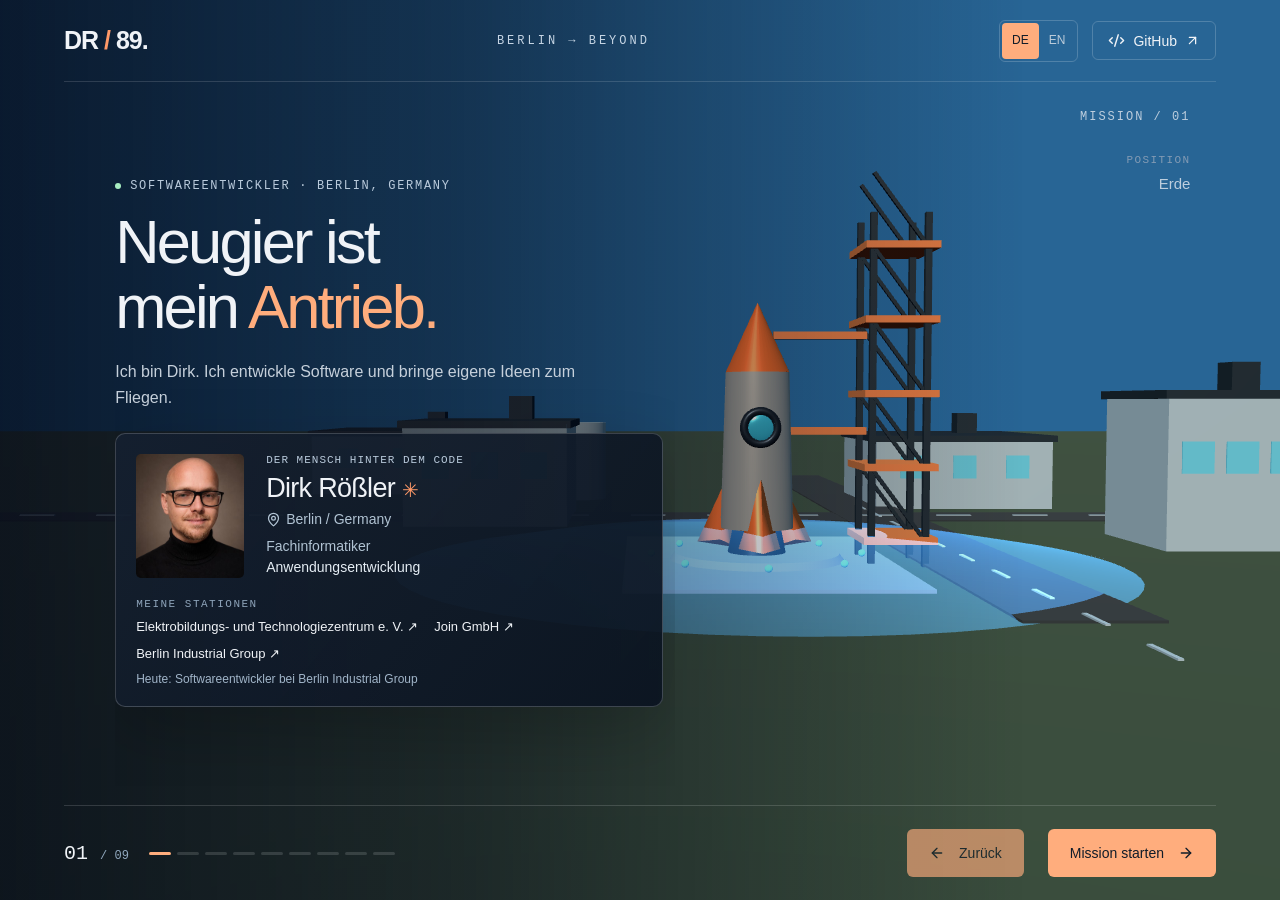
<file: index.html>
<!DOCTYPE html><html lang="de"><head><meta charSet="utf-8"/><meta name="viewport" content="width=device-width, initial-scale=1"/><link rel="stylesheet" href="/_next/static/css/index.eALJLcDF.css" data-rsc-css-href="/_next/static/css/index.eALJLcDF.css" data-precedence="vite-rsc/importer-resources"/><link rel="modulepreload" fetchPriority="low" href="/_next/static/chunks/index-CNCWb313.js"/><script src="/_next/static/chunks/rolldown-runtime-C60lm6uB.js" type="module" async=""></script><script src="/_next/static/chunks/framework-D_rUT4EX.js" type="module" async=""></script><link rel="modulepreload" href="/_next/static/chunks/layout-segment-context-Dt8jWMtF.js" crossorigin=""/><link rel="modulepreload" href="/_next/static/chunks/page-CFdq_fTy.js" crossorigin=""/><title>Dirk Rößler — Softwareentwickler · Berlin</title><meta name="description" content="Neugier ist mein Antrieb. Entdecke Dirk Rößler, Softwareentwickler aus Berlin, und seine öffentlichen GitHub-Projekte."/><link rel="icon" href="/favicon.ico?v=dr89" sizes="32x32"/><link rel="icon" href="/favicon.svg?v=dr89" type="image/svg+xml"/><link rel="apple-touch-icon" href="/apple-touch-icon.png?v=dr89"/><script>Object.assign(((self[Symbol.for("vinext.navigationRuntime")]??={bootstrap:{routeManifest:null},functions:{}}).bootstrap.rsc??={rsc:[]}),{params:{},nav:{"pathname":"/","searchParams":[]}})</script><link rel="modulepreload" href="/_next/static/chunks/index-CNCWb313.js" />
</head><body><main class="mission is-launch   "><div class="space-scene" aria-hidden="true"></div><div class="scene-shade"></div><header class="header"><span class="wordmark">DR<span> / </span>89.</span><span class="header-tag">BERLIN → BEYOND</span><div class="header-actions"><fieldset class="language-switch" aria-label="Sprache"><button type="button" tabindex="0" data-slot="button" aria-pressed="true" lang="de" aria-label="Deutsch" class="group/button inline-flex shrink-0 items-center justify-center rounded-lg border border-transparent bg-clip-padding text-sm font-medium whitespace-nowrap transition-all outline-none select-none focus-visible:border-ring focus-visible:ring-3 focus-visible:ring-ring/50 active:not-aria-[haspopup]:translate-y-px disabled:pointer-events-none disabled:opacity-50 aria-invalid:border-destructive aria-invalid:ring-3 aria-invalid:ring-destructive/20 dark:aria-invalid:border-destructive/50 dark:aria-invalid:ring-destructive/40 [&amp;_svg]:pointer-events-none [&amp;_svg]:shrink-0 [&amp;_svg:not([class*=&#x27;size-&#x27;])]:size-4 bg-primary text-primary-foreground hover:bg-primary/80 h-8 gap-1.5 px-2.5 has-data-[icon=inline-end]:pr-2 has-data-[icon=inline-start]:pl-2">DE</button><button type="button" tabindex="0" data-slot="button" aria-pressed="false" lang="en" aria-label="English" class="group/button inline-flex shrink-0 items-center justify-center rounded-lg border border-transparent bg-clip-padding text-sm font-medium whitespace-nowrap transition-all outline-none select-none focus-visible:border-ring focus-visible:ring-3 focus-visible:ring-ring/50 active:not-aria-[haspopup]:translate-y-px disabled:pointer-events-none disabled:opacity-50 aria-invalid:border-destructive aria-invalid:ring-3 aria-invalid:ring-destructive/20 dark:aria-invalid:border-destructive/50 dark:aria-invalid:ring-destructive/40 [&amp;_svg]:pointer-events-none [&amp;_svg]:shrink-0 [&amp;_svg:not([class*=&#x27;size-&#x27;])]:size-4 bg-primary text-primary-foreground hover:bg-primary/80 h-8 gap-1.5 px-2.5 has-data-[icon=inline-end]:pr-2 has-data-[icon=inline-start]:pl-2">EN</button></fieldset><a class="github-top" href="https://github.com/DR-89" target="_blank" rel="noreferrer"><svg xmlns="http://www.w3.org/2000/svg" width="17" height="17" viewBox="0 0 24 24" fill="none" stroke="currentColor" stroke-width="2" stroke-linecap="round" stroke-linejoin="round" class="lucide lucide-code-xml" aria-hidden="true"><path d="m18 16 4-4-4-4"></path><path d="m6 8-4 4 4 4"></path><path d="m14.5 4-5 16"></path></svg> GitHub <svg xmlns="http://www.w3.org/2000/svg" width="15" height="15" viewBox="0 0 24 24" fill="none" stroke="currentColor" stroke-width="2" stroke-linecap="round" stroke-linejoin="round" class="lucide lucide-arrow-up-right" aria-hidden="true"><path d="M7 7h10v10"></path><path d="M7 17 17 7"></path></svg></a></div></header><div class="route-caption" aria-hidden="true"><span>MISSION /<!-- --> <!-- -->01</span><strong>POSITION</strong><p>Erde</p></div><div class="station-viewport"><section class="station-content" aria-label="Erde"><p class="eyebrow"><span class="live-dot"></span> <!-- -->SOFTWAREENTWICKLER · BERLIN, GERMANY</p><h1 tabindex="-1">Neugier ist<!-- --> <br/>mein<!-- --> <em>Antrieb.</em></h1><p class="intro-copy">Ich bin Dirk. Ich entwickle Software und bringe eigene Ideen zum Fliegen.</p><article class="profile-window window"><div class="profile-body"><img src="./dirk.png" alt="Dirk Rößler" width="640" height="640" loading="lazy" decoding="async" class="portrait" data-nimg="1"/><div><p class="eyebrow small">DER MENSCH HINTER DEM CODE</p><h2>Dirk Rößler <span>✳</span></h2><p class="location"><svg xmlns="http://www.w3.org/2000/svg" width="15" height="15" viewBox="0 0 24 24" fill="none" stroke="currentColor" stroke-width="2" stroke-linecap="round" stroke-linejoin="round" class="lucide lucide-map-pin" aria-hidden="true"><path d="M20 10c0 4.993-5.539 10.193-7.399 11.799a1 1 0 0 1-1.202 0C9.539 20.193 4 14.993 4 10a8 8 0 0 1 16 0"></path><circle cx="12" cy="10" r="3"></circle></svg> Berlin / Germany</p><p class="role">Fachinformatiker<br/><strong>Anwendungsentwicklung</strong></p></div></div><div class="career"><span>MEINE STATIONEN</span><a href="https://www.ebz.de/" target="_blank" rel="noreferrer">Elektrobildungs- und Technologiezentrum e. V. ↗</a><a href="https://www.join.de/unternehmen/" target="_blank" rel="noreferrer">Join GmbH ↗</a><a href="https://berlin.industrial.group/en/home/" target="_blank" rel="noreferrer">Berlin Industrial Group ↗</a><p>Heute: Softwareentwickler bei Berlin Industrial Group</p></div></article></section></div><footer class="flight-controls"><div class="mission-progress" aria-label="Station 1 von 9"><span>0<!-- -->1<!-- --> <small>/ <!-- -->09</small></span><div><i class="active"></i><i class=""></i><i class=""></i><i class=""></i><i class=""></i><i class=""></i><i class=""></i><i class=""></i><i class=""></i></div></div><div class="flight-action"><button type="button" data-disabled="" tabindex="0" disabled="" data-slot="button" class="group/button inline-flex shrink-0 items-center justify-center rounded-lg border border-transparent bg-clip-padding text-sm font-medium whitespace-nowrap transition-all outline-none select-none focus-visible:border-ring focus-visible:ring-3 focus-visible:ring-ring/50 active:not-aria-[haspopup]:translate-y-px disabled:pointer-events-none disabled:opacity-50 aria-invalid:border-destructive aria-invalid:ring-3 aria-invalid:ring-destructive/20 dark:aria-invalid:border-destructive/50 dark:aria-invalid:ring-destructive/40 [&amp;_svg]:pointer-events-none [&amp;_svg]:shrink-0 [&amp;_svg:not([class*=&#x27;size-&#x27;])]:size-4 bg-primary text-primary-foreground hover:bg-primary/80 h-8 gap-1.5 px-2.5 has-data-[icon=inline-end]:pr-2 has-data-[icon=inline-start]:pl-2 launch-button back-button"><svg xmlns="http://www.w3.org/2000/svg" width="18" height="18" viewBox="0 0 24 24" fill="none" stroke="currentColor" stroke-width="2" stroke-linecap="round" stroke-linejoin="round" class="lucide lucide-arrow-left" aria-hidden="true"><path d="m12 19-7-7 7-7"></path><path d="M19 12H5"></path></svg> <!-- -->Zurück</button><button type="button" tabindex="0" data-slot="button" class="group/button inline-flex shrink-0 items-center justify-center rounded-lg border border-transparent bg-clip-padding text-sm font-medium whitespace-nowrap transition-all outline-none select-none focus-visible:border-ring focus-visible:ring-3 focus-visible:ring-ring/50 active:not-aria-[haspopup]:translate-y-px disabled:pointer-events-none disabled:opacity-50 aria-invalid:border-destructive aria-invalid:ring-3 aria-invalid:ring-destructive/20 dark:aria-invalid:border-destructive/50 dark:aria-invalid:ring-destructive/40 [&amp;_svg]:pointer-events-none [&amp;_svg]:shrink-0 [&amp;_svg:not([class*=&#x27;size-&#x27;])]:size-4 bg-primary text-primary-foreground hover:bg-primary/80 h-8 gap-1.5 px-2.5 has-data-[icon=inline-end]:pr-2 has-data-[icon=inline-start]:pl-2 launch-button">Mission starten<svg xmlns="http://www.w3.org/2000/svg" width="18" height="18" viewBox="0 0 24 24" fill="none" stroke="currentColor" stroke-width="2" stroke-linecap="round" stroke-linejoin="round" class="lucide lucide-arrow-right" aria-hidden="true"><path d="M5 12h14"></path><path d="m12 5 7 7-7 7"></path></svg></button></div></footer><output class="sr-only" aria-live="polite">Station 1 von 9: Erde</output></main><script type="module" src="/_next/static/chunks/index-CNCWb313.js" id="_R_" async=""></script><script>((self[Symbol.for("vinext.navigationRuntime")]??={bootstrap:{routeManifest:null},functions:{}}).bootstrap.rsc??={rsc:[]}).rsc.push("2:I[\"8c0f216c4604\",[],\"Children\",1]\n")</script><script>((self[Symbol.for("vinext.navigationRuntime")]??={bootstrap:{routeManifest:null},functions:{}}).bootstrap.rsc??={rsc:[]}).rsc.push("3:I[\"593f344dc510\",[],\"GlobalErrorBoundary\",1]\n")</script><script>((self[Symbol.for("vinext.navigationRuntime")]??={bootstrap:{routeManifest:null},functions:{}}).bootstrap.rsc??={rsc:[]}).rsc.push("4:I[\"0b874ad30386\",[],\"default\",1]\n")</script><script>((self[Symbol.for("vinext.navigationRuntime")]??={bootstrap:{routeManifest:null},functions:{}}).bootstrap.rsc??={rsc:[]}).rsc.push("5:I[\"593f344dc510\",[],\"ErrorBoundary\",1]\n")</script><script>((self[Symbol.for("vinext.navigationRuntime")]??={bootstrap:{routeManifest:null},functions:{}}).bootstrap.rsc??={rsc:[]}).rsc.push("6:I[\"15c18cfaeeff\",[],\"LayoutSegmentProvider\",1]\n")</script><script>((self[Symbol.for("vinext.navigationRuntime")]??={bootstrap:{routeManifest:null},functions:{}}).bootstrap.rsc??={rsc:[]}).rsc.push("7:I[\"8c0f216c4604\",[],\"Slot\",1]\n")</script><script>((self[Symbol.for("vinext.navigationRuntime")]??={bootstrap:{routeManifest:null},functions:{}}).bootstrap.rsc??={rsc:[]}).rsc.push("8:I[\"593f344dc510\",[],\"NotFoundBoundary\",1]\n")</script><script>((self[Symbol.for("vinext.navigationRuntime")]??={bootstrap:{routeManifest:null},functions:{}}).bootstrap.rsc??={rsc:[]}).rsc.push("9:I[\"9276801271d6\",[],\"AppRouterScrollTarget\",1]\n")</script><script>((self[Symbol.for("vinext.navigationRuntime")]??={bootstrap:{routeManifest:null},functions:{}}).bootstrap.rsc??={rsc:[]}).rsc.push("a:I[\"593f344dc510\",[],\"RedirectBoundary\",1]\n")</script><script>((self[Symbol.for("vinext.navigationRuntime")]??={bootstrap:{routeManifest:null},functions:{}}).bootstrap.rsc??={rsc:[]}).rsc.push(":HL[\"/_next/static/css/index.eALJLcDF.css\",\"style\"     ]\n")</script><script>((self[Symbol.for("vinext.navigationRuntime")]??={bootstrap:{routeManifest:null},functions:{}}).bootstrap.rsc??={rsc:[]}).rsc.push("0:{\"page:/\":\"$L1\",\"layout:/\":[[[\"$\",\"link\",\"css:/_next/static/css/index.eALJLcDF.css\",{\"rel\":\"stylesheet\",\"precedence\":\"vite-rsc/importer-resources\",\"href\":\"/_next/static/css/index.eALJLcDF.css\",\"data-rsc-css-href\":\"/_next/static/css/index.eALJLcDF.css\"}],\"$undefined\"],[\"$\",\"html\",null,{\"lang\":\"de\",\"children\":[\"$\",\"body\",null,{\"children\":[\"$\",\"$L2\",null,{}]}]}]],\"route:/\":[[[\"$\",\"meta\",null,{\"charSet\":\"utf-8\"}],[[\"$\",\"title\",\"0\",{\"children\":\"Dirk Rößler — Softwareentwickler · Berlin\"}],[\"$\",\"meta\",\"1\",{\"name\":\"description\",\"content\":\"Neugier ist mein Antrieb. Entdecke Dirk Rößler, Softwareentwickler aus Berlin, und seine öffentlichen GitHub-Projekte.\"}],[\"$\",\"link\",\"2\",{\"data-vinext-streamed-icon\":\"$undefined\",\"rel\":\"icon\",\"href\":\"/favicon.ico?v=dr89\",\"type\":\"$undefined\",\"sizes\":\"32x32\",\"color\":\"$undefined\",\"media\":\"$undefined\",\"fetchPriority\":\"$undefined\"}],[\"$\",\"link\",\"3\",{\"data-vinext-streamed-icon\":\"$undefined\",\"rel\":\"icon\",\"href\":\"/favicon.svg?v=dr89\",\"type\":\"image/svg+xml\",\"sizes\":\"$undefined\",\"color\":\"$undefined\",\"media\":\"$undefined\",\"fetchPriority\":\"$undefined\"}],[\"$\",\"link\",\"4\",{\"data-vinext-streamed-icon\":\"$undefined\",\"rel\":\"apple-touch-icon\",\"href\":\"/apple-touch-icon.png?v=dr89\",\"type\":\"$undefined\",\"sizes\":\"$undefined\",\"color\":\"$undefined\",\"media\":\"$undefined\",\"fetchPriority\":\"$undefined\"}]],[[\"$\",\"meta\",\"0\",{\"name\":\"viewport\",\"content\":\"width=device-width, initial-scale=1\"}]]],[\"$\",\"$L3\",null,{\"fallback\":\"$4\",\"children\":[\"$\",\"$L5\",null,{\"fallback\":\"$4\",\"children\":[\"$\",\"$L6\",null,{\"providerId\":\"layout:/\",\"segmentMap\":{\"children\":[]},\"children\":[\"$\",\"$L7\",null,{\"id\":\"layout:/\",\"parallelSlots\":\"$undefined\",\"children\":[\"$\",\"$L8\",null,{\"resetKey\":\"\",\"fallback\":[[\"$\",\"title\",null,{\"children\":\"404: This page could not be found.\"}],[\"$\",\"div\",null,{\"style\":{\"fontFamily\":\"system-ui,\\\"Segoe UI\\\",Roboto,Helvetica,Arial,sans-serif,\\\"Apple Color Emoji\\\",\\\"Segoe UI Emoji\\\"\",\"height\":\"100vh\",\"textAlign\":\"center\",\"display\":\"flex\",\"flexDirection\":\"column\",\"alignItems\":\"center\",\"justifyContent\":\"center\"},\"children\":[\"$\",\"div\",null,{\"children\":[[\"$\",\"style\",null,{\"dangerouslySetInnerHTML\":{\"__html\":\"body{color:#000;background:#fff;margin:0}.next-error-h1{border-right:1px solid rgba(0,0,0,.3)}@media (prefers-color-scheme:dark){body{color:#fff;background:#000}.next-error-h1{border-right:1px solid rgba(255,255,255,.3)}}\"}}],[\"$\",\"h1\",null,{\"className\":\"next-error-h1\",\"style\":{\"display\":\"inline-block\",\"margin\":\"0 20px 0 0\",\"padding\":\"0 23px 0 0\",\"fontSize\":24,\"fontWeight\":500,\"verticalAlign\":\"top\",\"lineHeight\":\"49px\"},\"children\":404}],[\"$\",\"div\",null,{\"style\":{\"display\":\"inline-block\"},\"children\":[\"$\",\"h2\",null,{\"style\":{\"fontSize\":14,\"fontWeight\":400,\"lineHeight\":\"49px\",\"margin\":0},\"children\":\"This page could not be found.\"}]}]]}]}]],\"children\":[\"$\",\"$L9\",null,{\"children\":[\"$\",\"$La\",null,{\"children\":[[\"$\",\"$L6\",null,{\"providerId\":\"page:/\",\"segmentMap\":{\"children\":[\"__PAGE__\"]},\"children\":[\"$\",\"$L7\",null,{\"id\":\"page:/\"}]}],null]}]}]}]}]}]}]}],null,null],\"__route\":\"route:/\",\"__interceptionContext\":null,\"__layoutIds\":[\"layout:/\"],\"__rootLayout\":\"/\",\"__bfcacheSegmentIdentities\":{\"layout:/\":\"[\\\"layout\\\",\\\"layout:/\\\",\\\"root-boundary:/\\\",\\\"\\\"]\",\"page:/\":\"[\\\"page\\\",\\\"page:/\\\",\\\"root-boundary:/\\\",\\\"\\\"]\"},\"__srcPage\":[\"page\"],\"__layoutFlags\":{\"layout:/\":\"s\"},\"__artifactCompatibility\":{\"schemaVersion\":1,\"graphVersion\":\"app-route-graph:1177fd80f83fa7b0\",\"deploymentVersion\":\"cf0d0379-3187-4a1b-a47e-cf6b352b47c1\",\"appElementsSchemaVersion\":1,\"rscPayloadSchemaVersion\":1,\"rootBoundaryId\":\"/\",\"renderEpoch\":null}}\n")</script><script>((self[Symbol.for("vinext.navigationRuntime")]??={bootstrap:{routeManifest:null},functions:{}}).bootstrap.rsc??={rsc:[]}).rsc.push("b:I[\"6efdf509a785\",[],\"default\",1]\n")</script><script>((self[Symbol.for("vinext.navigationRuntime")]??={bootstrap:{routeManifest:null},functions:{}}).bootstrap.rsc??={rsc:[]}).rsc.push("1:[\"$\",\"$Lb\",null,{\"params\":\"$@c\",\"searchParams\":\"$@d\"}]\n")</script><script>((self[Symbol.for("vinext.navigationRuntime")]??={bootstrap:{routeManifest:null},functions:{}}).bootstrap.rsc??={rsc:[]}).rsc.push("c:{}\n")</script><script>((self[Symbol.for("vinext.navigationRuntime")]??={bootstrap:{routeManifest:null},functions:{}}).bootstrap.rsc??={rsc:[]}).rsc.push("d:{}\n")</script><script>Object.assign(((self[Symbol.for("vinext.navigationRuntime")]??={bootstrap:{routeManifest:null},functions:{}}).bootstrap.rsc??={rsc:[]}),{"initialCacheKind":"dynamic"});((self[Symbol.for("vinext.navigationRuntime")]??={bootstrap:{routeManifest:null},functions:{}}).bootstrap.rsc??={rsc:[]}).done=true</script></body></html>
</file>
